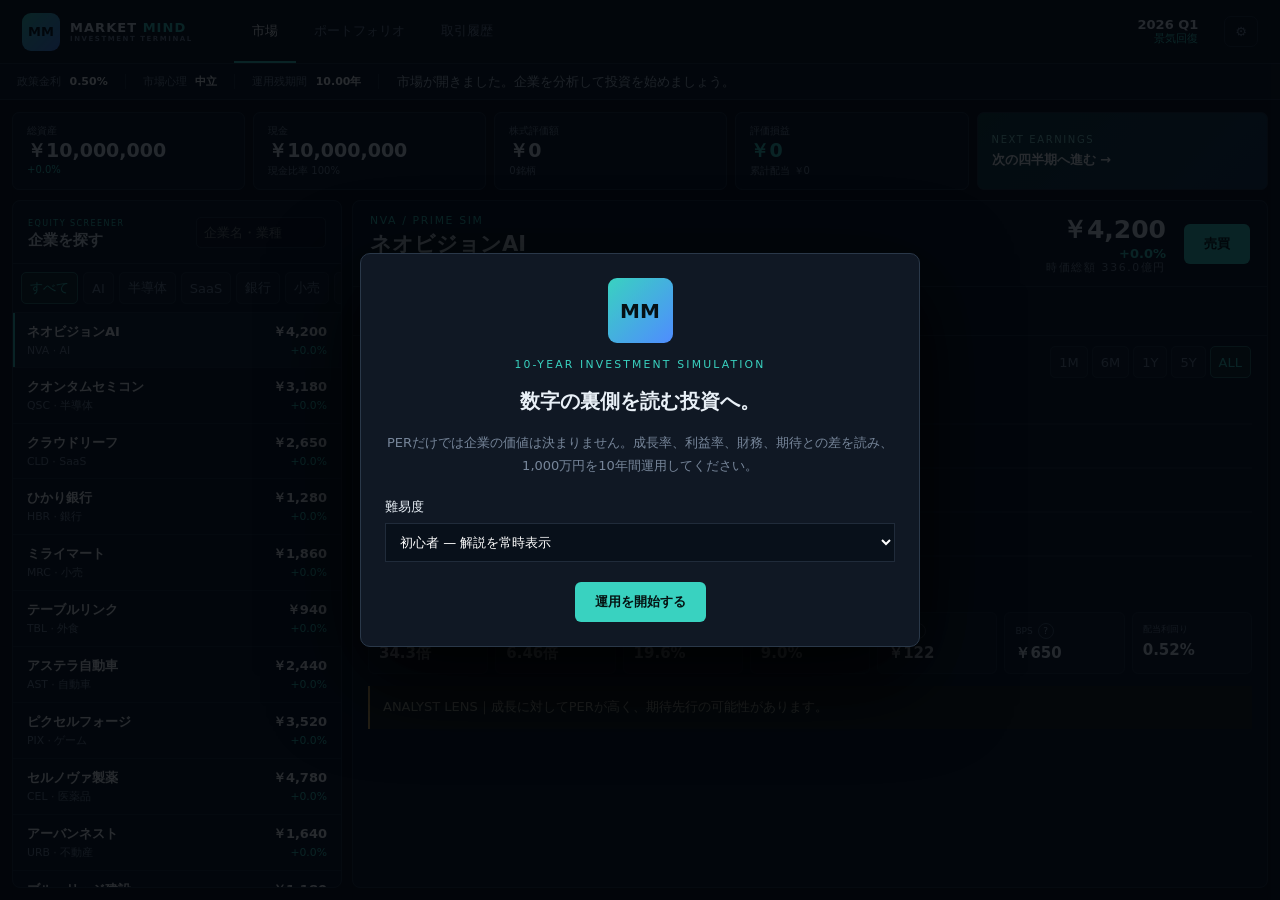
<file: index.html>
<!doctype html><html lang="ja"><head><meta charset="UTF-8"><meta name="viewport" content="width=device-width,initial-scale=1"><meta name="description" content="複数の財務指標と決算を組み合わせて学ぶ本格株式投資シミュレーター"><title>MARKET MIND｜本格株式投資シミュレーター</title><link rel="stylesheet" href="style.css"><link rel="stylesheet" href="layout-fix.css"></head><body>
<div id="app"><header class="topbar"><div class="brand"><b>MM</b><span>MARKET <em>MIND</em><small>INVESTMENT TERMINAL</small></span></div><nav><button class="nav active" data-view="market">市場</button><button class="nav" data-view="portfolio">ポートフォリオ</button><button class="nav" data-view="history">取引履歴</button></nav><div class="market-clock"><span id="period">2026 Q1</span><small id="cycle">景気回復</small></div><button id="settingsBtn" class="icon">⚙</button></header>
<section class="tickerbar"><span>政策金利 <b id="rate">0.50%</b></span><span>市場心理 <b id="sentiment">中立</b></span><span>運用残期間 <b id="remaining">10年</b></span><div id="tickerNews">市場が開きました。企業を分析して投資を始めましょう。</div></section>
<main><section class="summary"><article><span>総資産</span><strong id="totalAssets">¥10,000,000</strong><small id="totalReturn">+0.00%</small></article><article><span>現金</span><strong id="cash">¥10,000,000</strong><small id="cashRatio">現金比率 100%</small></article><article><span>株式評価額</span><strong id="stockValue">¥0</strong><small id="positions">0銘柄</small></article><article><span>評価損益</span><strong id="unrealized">¥0</strong><small id="dividends">累計配当 ¥0</small></article><button id="advanceBtn" class="advance"><span>NEXT EARNINGS</span><b>次の四半期へ進む →</b></button></section>
<section id="marketView" class="view active"><aside class="watch panel"><div class="panel-head"><div><small>EQUITY SCREENER</small><h2>企業を探す</h2></div><input id="search" placeholder="企業名・業種"></div><div class="filters" id="filters"></div><div class="stock-list" id="stockList"></div></aside><section class="terminal panel"><div class="company-head"><div><small id="ticker"></small><h1 id="companyName"></h1><span id="sector"></span></div><div class="quote"><strong id="price"></strong><b id="change"></b><small id="marketCap"></small></div><button id="tradeOpen" class="buy">売買</button></div><div class="analysis-tabs" id="analysisTabs"><button class="active" data-tab="overview">概要</button><button data-tab="performance">業績</button><button data-tab="finance">財務</button><button data-tab="cashflow">CF</button><button data-tab="earnings">決算</button><button data-tab="news">ニュース</button></div><div class="analysis-scroll"><div class="chart-controls"><div id="chartMetrics"></div><div id="chartRanges"></div></div><canvas id="mainChart" height="220"></canvas><div id="analysisContent"></div></div></section></section>
<section id="portfolioView" class="view"><div class="portfolio-layout"><section class="panel portfolio-main"><div class="panel-head"><div><small>PORTFOLIO</small><h2>保有資産</h2></div><div id="portfolioMetrics"></div></div><div class="table-wrap"><table><thead><tr><th>企業</th><th>株数</th><th>平均取得</th><th>現在値</th><th>投資額</th><th>評価額</th><th>損益</th><th>配当</th></tr></thead><tbody id="portfolioBody"></tbody></table></div></section><section class="panel asset-panel"><div class="panel-head"><h2>資産推移</h2></div><canvas id="assetChart" height="220"></canvas><div id="riskStats" class="risk-stats"></div></section></div></section>
<section id="historyView" class="view"><section class="panel history-panel"><div class="panel-head"><div><small>JOURNAL</small><h2>投資判断の記録</h2></div></div><div id="historyList" class="history-list"></div></section></section></main></div>
<div id="modal" class="modal"><div class="modal-card"><button class="close" data-close>×</button><div id="modalBody"></div></div></div><div id="welcome" class="modal"><div class="modal-card welcome"><span class="logo-big">MM</span><small>10-YEAR INVESTMENT SIMULATION</small><h2>数字の裏側を読む投資へ。</h2><p>PERだけでは企業の価値は決まりません。成長率、利益率、財務、期待との差を読み、1,000万円を10年間運用してください。</p><label>難易度<select id="difficulty"><option value="beginner">初心者 — 解説を常時表示</option><option value="normal">中級 — 要点のみ表示</option><option value="advanced">上級 — 期待と財務の影響大</option></select></label><button id="startBtn" class="primary">運用を開始する</button></div></div><div id="toast" class="toast"></div><script src="game.js"></script></body></html>
</file>
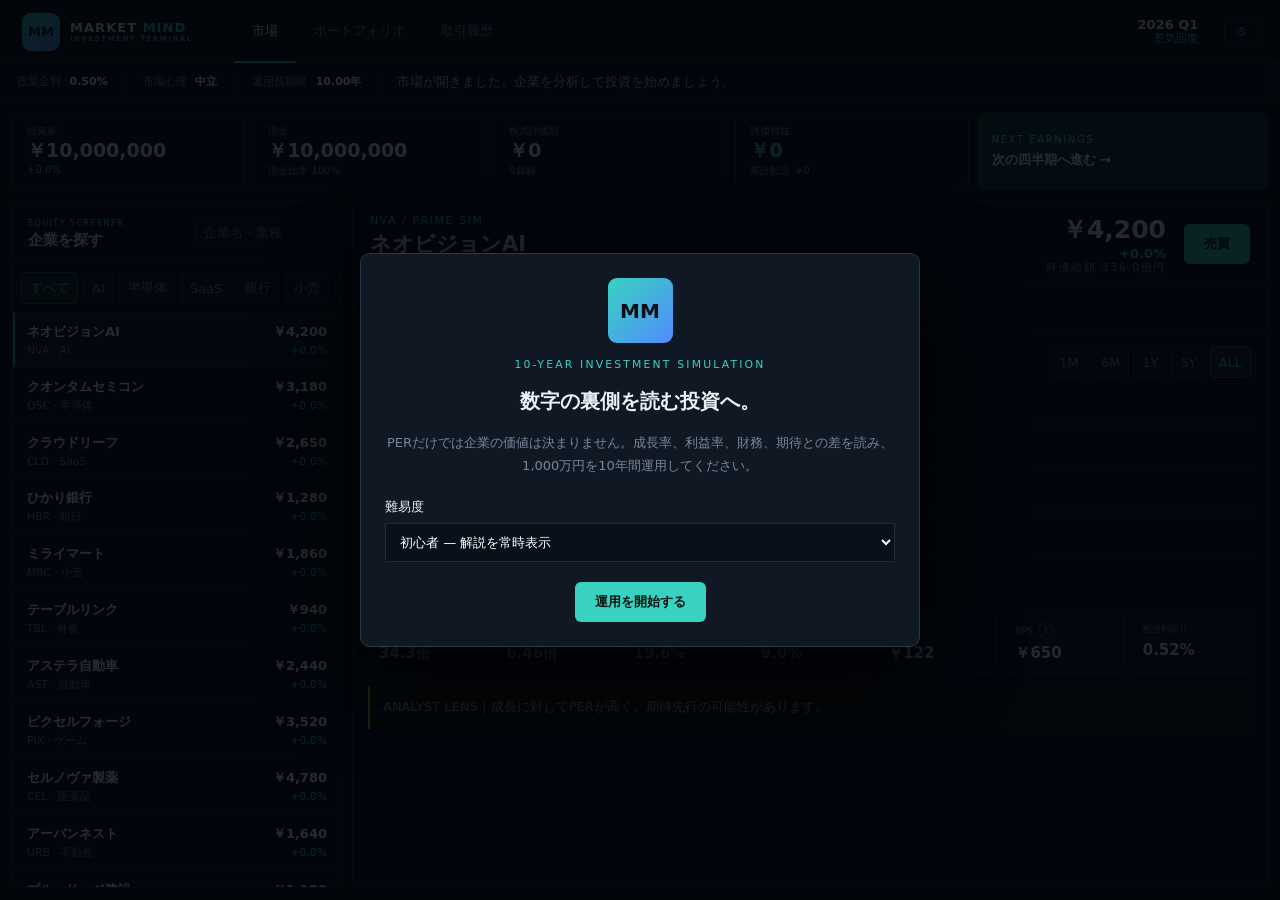
<file: ゲームを起動.html>
<!doctype html><html lang="ja"><head><meta charset="utf-8"><meta http-equiv="refresh" content="0;url=index.html"><title>ゲームを起動</title></head><body><p><a href="index.html">株式投資シミュレーターを起動</a></p></body></html>
</file>
<file: style.css>
:root{--bg:#070b12;--panel:#0d131d;--panel2:#111925;--line:#202b3a;--text:#e9f0f7;--muted:#77869a;--cyan:#39d2c0;--blue:#4f8cff;--red:#ff6174;--amber:#f0b95b}*{box-sizing:border-box}html,body{margin:0;height:100%;overflow:hidden;background:var(--bg);color:var(--text);font:13px Inter,"Yu Gothic UI",system-ui,sans-serif}button,input,select{font:inherit}.topbar{height:64px;display:flex;align-items:center;padding:0 22px;border-bottom:1px solid var(--line);background:#0a0f17;gap:26px}.brand{display:flex;align-items:center;gap:10px;margin-right:15px}.brand>b,.logo-big{display:grid;place-items:center;width:38px;height:38px;background:linear-gradient(135deg,var(--cyan),var(--blue));border-radius:9px;color:#061014;font-weight:900}.brand span{font-weight:900;letter-spacing:.08em}.brand em{font-style:normal;color:var(--cyan)}.brand small{display:block;color:var(--muted);font-size:7px;letter-spacing:.22em}.topbar nav{display:flex;height:100%}.nav{border:0;border-bottom:2px solid transparent;background:none;color:var(--muted);padding:0 18px;cursor:pointer}.nav.active{color:#fff;border-color:var(--cyan)}.market-clock{margin-left:auto;text-align:right}.market-clock span,.market-clock small{display:block}.market-clock span{font-weight:800}.market-clock small{color:var(--cyan)}.icon{background:none;border:1px solid var(--line);color:var(--muted);border-radius:7px;padding:7px 10px}.tickerbar{height:36px;display:flex;align-items:center;border-bottom:1px solid var(--line);background:#0d131c;color:var(--muted);white-space:nowrap;overflow:hidden}.tickerbar>span{padding:0 17px;border-right:1px solid var(--line);font-size:11px}.tickerbar b{color:#fff;margin-left:5px}.tickerbar div{padding-left:18px;color:#b6c3d1;overflow:hidden;text-overflow:ellipsis}main{height:calc(100vh - 100px);padding:12px;display:flex;flex-direction:column}.summary{height:78px;display:grid;grid-template-columns:repeat(4,1fr) 1.25fr;gap:8px;margin-bottom:10px}.summary article,.advance{border:1px solid var(--line);background:var(--panel);padding:11px 14px;border-radius:7px}.summary span,.summary small{display:block;color:var(--muted);font-size:10px}.summary strong{font-size:19px;font-variant-numeric:tabular-nums}.positive{color:var(--cyan)!important}.negative{color:var(--red)!important}.advance{background:linear-gradient(135deg,#123c3a,#16334e);color:#fff;cursor:pointer;text-align:left}.advance span{color:#8ad9d0;letter-spacing:.16em}.advance b{display:block;margin-top:6px}.view{display:none;min-height:0;flex:1}.view.active{display:block}.panel{background:var(--panel);border:1px solid var(--line);border-radius:8px;overflow:hidden}.view#marketView.active{display:grid;grid-template-columns:330px minmax(0,1fr);gap:10px}.watch,.terminal{min-height:0}.watch{display:flex;flex-direction:column}.panel-head{display:flex;align-items:center;justify-content:space-between;padding:13px 15px;border-bottom:1px solid var(--line)}.panel-head h2{margin:2px 0 0;font-size:15px}.panel-head small{color:var(--cyan);font-size:8px;letter-spacing:.18em}.panel-head input{width:130px;background:#080d14;border:1px solid var(--line);border-radius:5px;padding:7px;color:#fff}.filters{padding:8px;display:flex;gap:5px;overflow:auto;border-bottom:1px solid var(--line)}.filters button,.analysis-tabs button,.chart-controls button{white-space:nowrap;background:#111a26;border:1px solid var(--line);color:var(--muted);border-radius:5px;padding:6px 8px;cursor:pointer}.filters button.active,.analysis-tabs button.active,.chart-controls button.active{color:var(--cyan);border-color:#286b69;background:#102626}.stock-list{overflow:auto;flex:1}.stock-row{width:100%;display:grid;grid-template-columns:1fr auto;gap:5px;background:none;border:0;border-bottom:1px solid #182230;color:#fff;padding:10px 14px;text-align:left;cursor:pointer}.stock-row:hover,.stock-row.active{background:#111c29}.stock-row.active{box-shadow:inset 2px 0 var(--cyan)}.stock-row small{display:block;color:var(--muted);margin-top:3px}.stock-row .right{text-align:right}.terminal{display:flex;flex-direction:column}.company-head{height:86px;padding:13px 17px;display:flex;align-items:center;border-bottom:1px solid var(--line)}.company-head h1{margin:3px 0;font-size:21px}.company-head small{color:var(--cyan);letter-spacing:.15em}.company-head span{color:var(--muted)}.quote{margin-left:auto;text-align:right}.quote strong{font-size:25px;display:block}.quote small{display:block;color:var(--muted)}.buy,.primary{margin-left:18px;border:0;background:var(--cyan);color:#051312;border-radius:6px;padding:11px 20px;font-weight:800;cursor:pointer}.analysis-tabs{display:flex;padding:8px 15px;gap:5px;border-bottom:1px solid var(--line)}.analysis-scroll{overflow:auto;flex:1}.chart-controls{display:flex;justify-content:space-between;padding:10px 16px 2px}.chart-controls>div{display:flex;gap:4px}canvas{display:block;width:100%}.analysis-scroll canvas{width:calc(100% - 30px);margin:0 15px}.metrics-grid{display:grid;grid-template-columns:repeat(7,1fr);gap:7px;padding:12px 15px}.metric{background:var(--panel2);border:1px solid #1c2837;padding:10px;border-radius:6px}.metric span{display:flex;align-items:center;gap:5px;color:var(--muted);font-size:9px}.metric strong{display:block;margin-top:5px;font-size:15px}.help{width:16px;height:16px;padding:0;border-radius:50%;border:1px solid #47566a;background:none;color:#91a1b4;cursor:pointer}.insight{margin:0 15px 14px;padding:11px 13px;border-left:2px solid var(--amber);background:#171711;color:#c6c0a5;line-height:1.6}.data-table{width:calc(100% - 30px);margin:0 15px 15px;border-collapse:collapse}.data-table th,.data-table td{padding:9px;border-bottom:1px solid var(--line);text-align:right}.data-table th:first-child,.data-table td:first-child{text-align:left}.portfolio-layout{display:grid;grid-template-columns:2fr 1fr;gap:10px;height:100%}.portfolio-main,.asset-panel,.history-panel{height:100%}.table-wrap,.history-list{overflow:auto;max-height:calc(100% - 55px)}table{width:100%;border-collapse:collapse}th,td{padding:12px 14px;border-bottom:1px solid var(--line);text-align:right;white-space:nowrap}th:first-child,td:first-child{text-align:left}th{color:var(--muted);font-size:10px}.empty{text-align:center!important;color:var(--muted);padding:45px!important}.risk-stats{display:grid;grid-template-columns:1fr 1fr;gap:8px;padding:12px}.risk-stats div{background:var(--panel2);padding:11px}.risk-stats span,.risk-stats b{display:block}.risk-stats span{color:var(--muted);font-size:10px}.history-item{display:flex;justify-content:space-between;padding:13px 18px;border-bottom:1px solid var(--line)}.history-item small{color:var(--muted);display:block}.modal{position:fixed;inset:0;background:#02050ad9;display:none;place-items:center;padding:18px;z-index:20}.modal.open,.modal#welcome{display:grid}.modal-card{position:relative;background:#101824;border:1px solid #2a3849;border-radius:10px;width:min(560px,96vw);max-height:90vh;overflow:auto;padding:24px;box-shadow:0 30px 90px #000}.close{position:absolute;right:12px;top:10px;background:none;border:0;color:var(--muted);font-size:24px}.welcome{text-align:center}.welcome .logo-big{margin:auto;width:65px;height:65px;font-size:20px}.welcome>small{display:block;margin:15px;color:var(--cyan);letter-spacing:.2em}.welcome p{color:var(--muted);line-height:1.8}.welcome label{display:block;text-align:left;margin:20px 0}.welcome select,.trade-form input{width:100%;margin-top:7px;background:#08101a;border:1px solid var(--line);color:#fff;padding:10px}.welcome .primary{margin:0}.trade-form{display:grid;gap:12px}.trade-switch{display:grid;grid-template-columns:1fr 1fr}.trade-switch button{padding:10px;background:#0a111b;border:1px solid var(--line);color:var(--muted)}.trade-switch button.active{border-color:var(--cyan);color:var(--cyan)}.order-preview{background:#090f17;padding:12px}.order-preview div{display:flex;justify-content:space-between;margin:7px}.confirm-box{border:1px solid var(--amber);background:#1c1710;padding:12px;color:#dec89b}.quiz-choice{width:100%;text-align:left;margin:5px 0;padding:10px;background:#111c29;border:1px solid var(--line);color:#fff}.toast{position:fixed;right:18px;bottom:18px;background:#172739;border:1px solid #36516c;padding:12px 17px;transform:translateY(80px);opacity:0;transition:.25s;z-index:30}.toast.show{transform:none;opacity:1}@media(max-width:850px){html,body{overflow:auto}.topbar nav{display:none}.topbar{padding:0 10px}.brand small{display:none}main{height:auto;padding:8px}.summary{height:auto;grid-template-columns:1fr 1fr}.advance{grid-column:1/-1}.view#marketView.active{grid-template-columns:1fr}.watch{height:370px}.terminal{height:740px}.metrics-grid{grid-template-columns:repeat(3,1fr)}.portfolio-layout{grid-template-columns:1fr}.portfolio-main,.asset-panel,.history-panel{height:auto;min-height:400px}.analysis-tabs{overflow:auto}.company-head{padding:10px}.quote small{display:none}.buy{padding:9px;margin-left:8px}.summary strong{font-size:16px}}
</file>
<file: layout-fix.css>
/* Fixed dashboard layout. Keep every height derived from one viewport root. */
html,body{width:100%;height:100%;overflow:hidden}
#app{width:100%;height:100vh;height:100dvh;display:flex;flex-direction:column;overflow:hidden}
.topbar{flex:0 0 64px}
.tickerbar{flex:0 0 36px}
main{height:auto;flex:1 1 auto;min-height:0;overflow:hidden}
.summary{flex:0 0 78px;min-height:0}
.view{min-width:0;min-height:0;overflow:hidden}
.view#marketView.active{height:100%;min-height:0}
.watch,.terminal,.portfolio-layout,.portfolio-main,.asset-panel,.history-panel{min-width:0;min-height:0}
.stock-list,.analysis-scroll,.table-wrap,.history-list{min-height:0;overscroll-behavior:contain}
.portfolio-layout{height:100%;overflow:hidden}
.portfolio-main,.asset-panel,.history-panel{height:100%;overflow:hidden}
.asset-panel{display:flex;flex-direction:column}
.asset-panel .panel-head{flex:0 0 auto}
.asset-panel canvas{flex:0 0 220px}
canvas{display:block;height:220px!important;max-height:40vh;min-height:0;aspect-ratio:auto;contain:size layout paint}
.analysis-scroll canvas{height:220px!important}
@media(max-width:850px){
 html,body{overflow:hidden}
 #app{height:100dvh;overflow:hidden}
 main{height:auto;min-height:0;overflow-y:auto;overscroll-behavior:contain}
 .summary{flex:0 0 auto}
 .view{flex:0 0 auto;overflow:visible}
 .view#marketView.active{height:auto;overflow:visible}
 .watch{height:370px;min-height:370px}
 .terminal{height:740px;min-height:740px}
 .portfolio-layout{height:auto;overflow:visible}
 .portfolio-main,.asset-panel,.history-panel{height:auto;min-height:400px}
 canvas{height:220px!important;max-height:220px}
}
</file>
